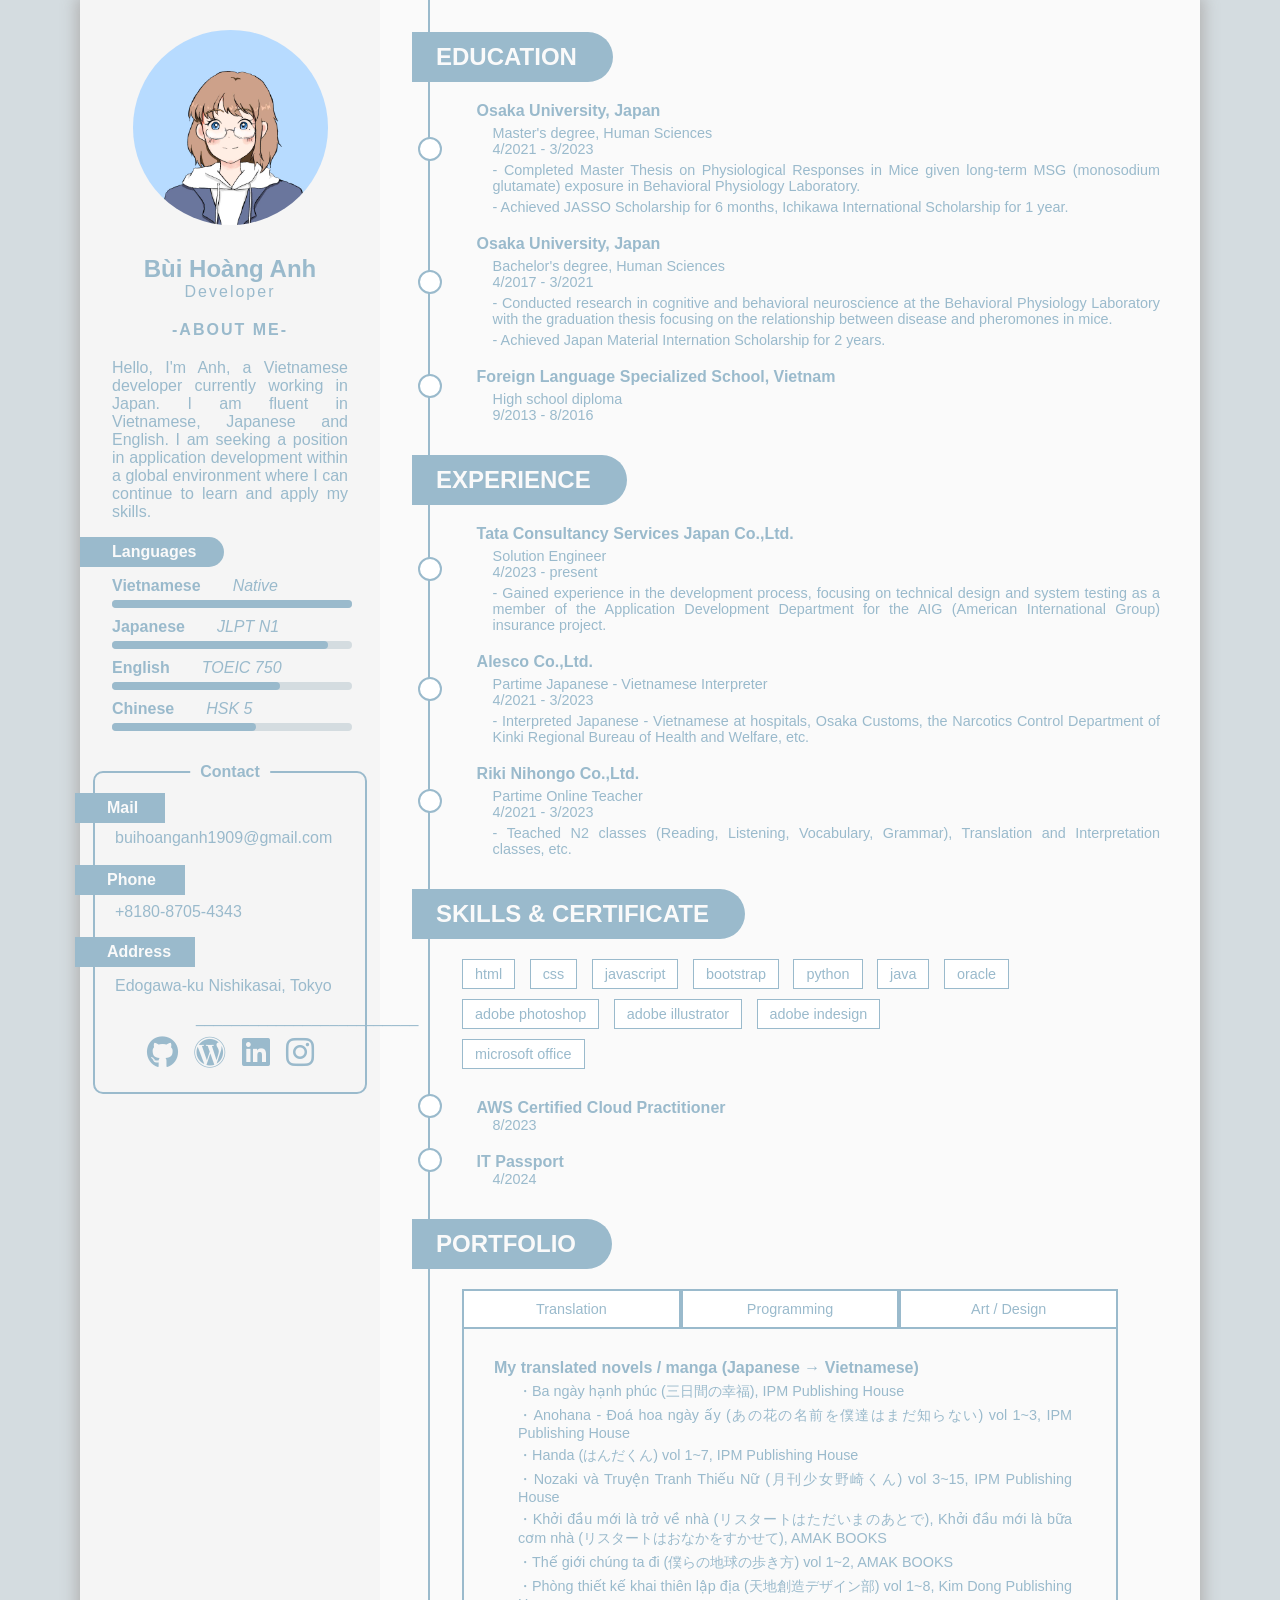
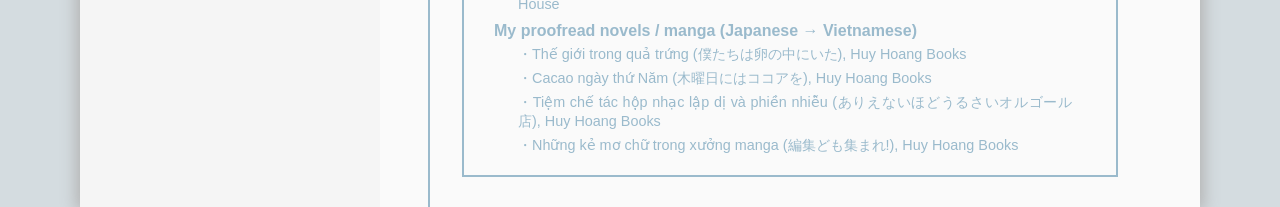
<file: index.html>
<!DOCTYPE html>
<html lang="en">
    <head>
        <meta charset="UTF-8">
        <meta name="viewport" content="width=device-width, initial-scale=1.0">
        <title>CV - Bùi Hoàng Anh</title>

        <link rel="stylesheet" href="https://cdnjs.cloudflare.com/ajax/libs/font-awesome/6.0.0-beta3/css/all.min.css">
        <link rel="stylesheet" href="./cv-new.css">

    </head>

    <body>
        <div class="wrapper">

            <div class="intro">
                <div class="photo">
                    <img src="./avatar.jpg">
                </div>

                <div class="bio">
                    <h1 class="name">Bùi Hoàng Anh</h1>
                    <p class="profession">Developer</p>
                </div>

                <h1 class="intro-aboutme">-ABOUT ME-</h1>
                <p class="intro-text">Hello, I'm Anh, a Vietnamese developer currently working in Japan. I am fluent in Vietnamese, Japanese and English. I am seeking a position in application development within a global environment where I can continue to learn and apply my skills.</p>

                <div class="language-container" id="container4">
                    <h1 class="language-text">Languages</h1>
                </div>

                <div class="languages">
                    <div class="item">
                        <div class="content"><b>Vietnamese</b></div>
                        <div class="content"><i>Native</i></div>
                    </div>
                    <div class="language-bar">
                        <div class="language-capacity" style="width: 100%;"></div>
                    </div>

                    <div class="item">
                        <div class="content"><b>Japanese</b></div>
                        <div class="content"><i>JLPT N1</i></div>
                    </div>
                    <div class="language-bar">
                        <div class="language-capacity" style="width: 90%;"></div>
                    </div>

                    <div class="item">
                        <div class="content"><b>English</b></div>
                        <div class="content"><i>TOEIC 750</i></div>
                    </div>
                    <div class="language-bar">
                        <div class="language-capacity" style="width: 70%;"></div>
                    </div>

                    <div class="item">
                        <div class="content"><b>Chinese</b></div>
                        <div class="content"><i>HSK 5</i></div>
                    </div>
                    <div class="language-bar">
                        <div class="language-capacity" style="width: 60%;"></div>
                    </div>
                </div>

                <div class="contact-box">
                    <div class="contact-container">
                        <div class="contact-header" style="color: var(--text-color)">Contact</div>
                        
                        <div class="contact-content">

                            <div class="rectangle-container" id="container1">
                                <h1 class="rectangle-text">Mail</h1>
                            </div>
                            <p class="intro-contact">buihoanganh1909@gmail.com</p>

                            <div class="rectangle-container" id="container2">
                                <h1 class="rectangle-text">Phone</h1>
                            </div>
                            <p class="intro-contact">+8180-8705-4343</p>
            
                            <div class="rectangle-container" id="container3">
                                <h1 class="rectangle-text">Address</h1>
                            </div>
                            <p class="intro-contact">Edogawa-ku Nishikasai, Tokyo</p>

                            <div class="social-above">_________________________</div>
                            <div class="social-icons">
                                <a href="https://github.com/hoanganh-1909" target="_blank">
                                    <i class="fab fa-github"></i>
                                </a>
                                <a href="https://sou1909.wordpress.com" target="_blank">
                                    <i class="fab fa-wordpress"></i>
                                </a>
                                <a href="https://www.linkedin.com/in/hoàng-anh-bùi-459900243/" target="_blank">
                                    <i class="fab fa-linkedin"></i>
                                </a>
                                <a href="https://www.instagram.com/sou_sou1909/" target="_blank">
                                    <i class="fab fa-instagram"></i>
                                </a>
                            </div> 
                        </div>
                    </div>
                </div>

            </div>

            <div class="right-side">
                <div class="vertical-line"></div>

                <div class="detail">
                    <div class="rectangle-container2" id="container2-1">
                        <h1 class="rectangle-text2">EDUCATION</h1>
                    </div>

                    <div class="education-container">
                        <div class="dot"></div>
                        <div class="education">
                            <h1 class="school">Osaka University, Japan</h1>
                            <p class="content">Master's degree, Human Sciences</p>
                            <p class="time">4/2021 - 3/2023</p>
                            <p class="content">- Completed Master Thesis on Physiological Responses in Mice given long-term MSG (monosodium glutamate) exposure in Behavioral Physiology Laboratory.</p>
                            <p class="content">- Achieved JASSO Scholarship for 6 months, Ichikawa International Scholarship for 1 year.</p>
                        </div> 
                    </div>

                    <div class="education-container">
                        <div class="dot"></div>
                        <div class="education">
                            <h1 class="school">Osaka University, Japan</h1>
                            <p class="content">Bachelor's degree, Human Sciences</p>
                            <p class="time">4/2017 - 3/2021</p>
                            <p class="content">- Conducted research in cognitive and behavioral neuroscience at the Behavioral Physiology Laboratory with the graduation thesis focusing on the relationship between disease and pheromones in mice.</p>
                            <p class="content">- Achieved Japan Material Internation Scholarship for 2 years.</p>
                        </div>
                    </div>

                    <div class="education-container">
                        <div class="dot"></div>
                        <div class="education">
                            <h1 class="school">Foreign Language Specialized School, Vietnam</h1>
                            <p class="content">High school diploma</p>
                            <p class="time">9/2013 - 8/2016</p>
                        </div>   
                    </div>
                </div>

                <div class="detail">
                    <div class="rectangle-container2">
                        <h1 class="rectangle-text2">EXPERIENCE</h1>
                    </div>

                    <div class="education-container">
                        <div class="dot"></div>
                        <div class="education">
                            <h1 class="school">Tata Consultancy Services Japan Co.,Ltd.</h1>
                            <p class="content">Solution Engineer</p>
                            <p class="time">4/2023 - present</p>
                            <p class="content">- Gained experience in the development process, focusing on technical design and system testing as a member of the Application Development Department for the AIG (American International Group) insurance project.</p>
                        </div>   
                    </div>

                    <div class="education-container">
                        <div class="dot"></div>
                        <div class="education">
                            <h1 class="school">Alesco Co.,Ltd.</h1>
                            <p class="content">Partime Japanese - Vietnamese Interpreter</p>
                            <p class="time">4/2021 - 3/2023</p>
                            <p class="content">- Interpreted Japanese - Vietnamese at hospitals, Osaka Customs, the Narcotics Control Department of Kinki Regional Bureau of Health and Welfare, etc.</p>
                        </div>   
                    </div>

                    <div class="education-container">
                        <div class="dot"></div>
                        <div class="education">
                            <h1 class="school">Riki Nihongo Co.,Ltd.</h1>
                            <p class="content">Partime Online Teacher</p>
                            <p class="time">4/2021 - 3/2023</p>
                            <p class="content">- Teached N2 classes (Reading, Listening, Vocabulary, Grammar), Translation and Interpretation classes, etc.</p>
                        </div>   
                    </div>

                </div>

                <div class="detail">
                    <div class="rectangle-container2" id="container2-3">
                        <h1 class="rectangle-text2">SKILLS & CERTIFICATE</h1>
                    </div>
                    <div class="button">
                        <button class="custom-button">html</button>
                        <button class="custom-button">css</button>
                        <button class="custom-button">javascript</button>
                        <button class="custom-button">bootstrap</button>
                        <button class="custom-button">python</button>
                        <button class="custom-button">java</button>
                        <button class="custom-button">oracle</button><br>

                        <button class="custom-button">adobe photoshop</button>
                        <button class="custom-button">adobe illustrator</button>
                        <button class="custom-button">adobe indesign</button><br>

                        <button class="custom-button">microsoft office</button>
                    </div>

                    <div class="education-container">
                        <div class="dot"></div>
                        <div class="education">
                            <h1 class="school">AWS Certified Cloud Practitioner</h1>
                            <p class="time">8/2023</p>
                        </div>   
                    </div>

                    <div class="education-container">
                        <div class="dot"></div>
                        <div class="education">
                            <h1 class="school">IT Passport</h1>
                            <p class="time">4/2024</p>
                        </div>   
                    </div>
                </div>

                <div class="detail">
                    <div class="rectangle-container2" id="container2-4">
                        <h1 class="rectangle-text2">PORTFOLIO</h1>
                    </div>
                </div>

                <div class="tab-container">
                    <div class="tab-buttons">
                        <button class="tab-button" onclick="openTab('Translation')">Translation</button>
                        <button class="tab-button" onclick="openTab('Programming')">Programming</button>
                        <button class="tab-button" onclick="openTab('Design')">Art / Design</button>
                    </div>


                    <div id="Translation" class="tab-content">
                        <div class="tab-inside">
                            <h1 class="title">My translated novels / manga (Japanese → Vietnamese)</h1>
                            <p class="content">・Ba ngày hạnh phúc (三日間の幸福), IPM Publishing House</p>
                            <p class="content">・Anohana - Đoá hoa ngày ấy (あの花の名前を僕達はまだ知らない) vol 1~3, IPM Publishing House</p>
                            <p class="content">・Handa (はんだくん) vol 1~7, IPM Publishing House</p>
                            <p class="content">・Nozaki và Truyện Tranh Thiếu Nữ (月刊少女野崎くん) vol 3~15, IPM Publishing House</p>
                            <p class="content">・Khởi đầu mới là trở về nhà (リスタートはただいまのあとで), Khởi đầu mới là bữa cơm nhà (リスタートはおなかをすかせて), AMAK BOOKS</p>
                            <p class="content">・Thế giới chúng ta đi (僕らの地球の歩き方) vol 1~2, AMAK BOOKS</p>
                            <p class="content">・Phòng thiết kế khai thiên lập địa (天地創造デザイン部) vol 1~8, Kim Dong Publishing House</p>
                        </div> 

                        <div class="tab-inside">
                            <h1 class="title">My proofread novels / manga (Japanese → Vietnamese)</h1>
                            <p class="content">・Thế giới trong quả trứng (僕たちは卵の中にいた), Huy Hoang Books</p>
                            <p class="content">・Cacao ngày thứ Năm (木曜日にはココアを), Huy Hoang Books</p>
                            <p class="content">・Tiệm chế tác hộp nhạc lập dị và phiền nhiễu (ありえないほどうるさいオルゴール店), Huy Hoang Books</p>
                            <p class="content">・Những kẻ mơ chữ trong xưởng manga (編集ども集まれ!), Huy Hoang Books</p>

                        </div> 
                    </div>

                    <div id="Programming" class="tab-content" style="display:none;">
                        <div class="tab-inside">
                            <p class="content">Updating...</p>
                        </div>
                    </div>

                    <div id="Design" class="tab-content" style="display:none;">
                        <div class="tab-inside">
                            <p class="content">Updating...</p>
                        </div>
                    </div>
                </div>

                
                
            </div>
    

        </div>
    </body>

    <script src="./cv-new.js"></script>

</html>
</file>
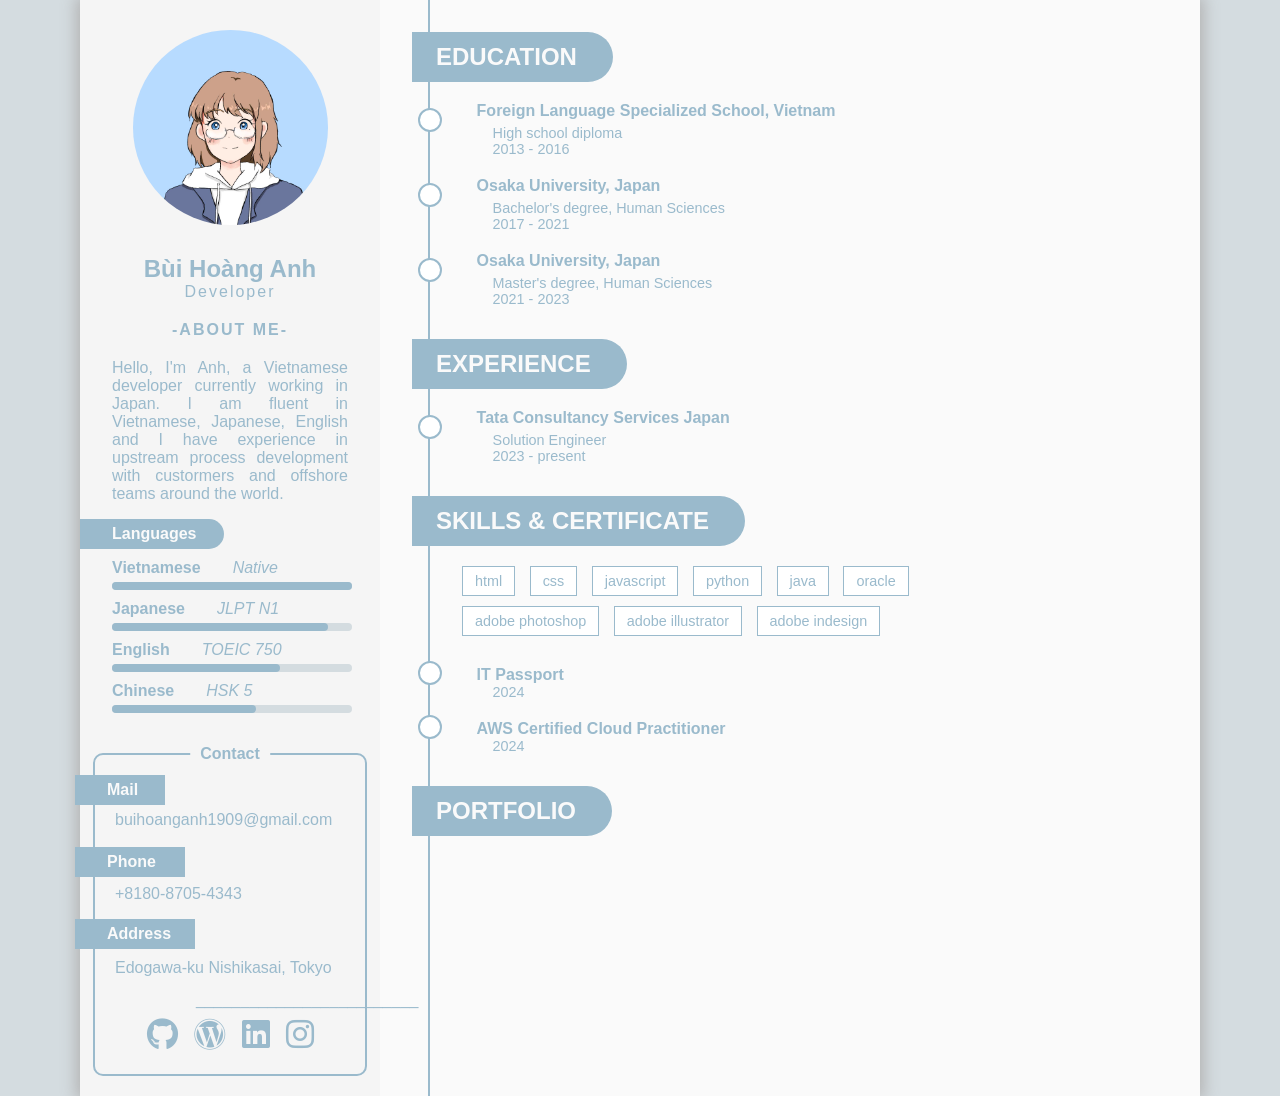
<file: cv-new.html>
<!DOCTYPE html>
<html lang="en">
    <head>
        <meta charset="UTF-8">
        <meta name="viewport" content="width=device-width, initial-scale=1.0">
        <title>CV - Bùi Hoàng Anh</title>

        <link rel="stylesheet" href="https://cdnjs.cloudflare.com/ajax/libs/font-awesome/6.0.0-beta3/css/all.min.css">

        <link rel="stylesheet" href="./cv-new.css">
    </head>

    <body>
        <div class="wrapper">

            <div class="intro">
                <div class="photo">
                    <img src="./avatar.jpg">
                </div>

                <div class="bio">
                    <h1 class="name">Bùi Hoàng Anh</h1>
                    <p class="profession">Developer</p>
                </div>

                <h1 class="intro-aboutme">-ABOUT ME-</h1>
                <p class="intro-text">Hello, I'm Anh, a Vietnamese developer currently working in Japan. I am fluent in Vietnamese, Japanese, English and I have experience in upstream process development with custormers and offshore teams around the world. </p>

                <div class="language-container" id="container4">
                    <h1 class="language-text">Languages</h1>
                </div>

                <div class="languages">
                    <div class="item">
                        <div class="content"><b>Vietnamese</b></div>
                        <div class="content"><i>Native</i></div>
                    </div>
                    <div class="language-bar">
                        <div class="language-capacity" style="width: 100%;"></div>
                    </div>

                    <div class="item">
                        <div class="content"><b>Japanese</b></div>
                        <div class="content"><i>JLPT N1</i></div>
                    </div>
                    <div class="language-bar">
                        <div class="language-capacity" style="width: 90%;"></div>
                    </div>

                    <div class="item">
                        <div class="content"><b>English</b></div>
                        <div class="content"><i>TOEIC 750</i></div>
                    </div>
                    <div class="language-bar">
                        <div class="language-capacity" style="width: 70%;"></div>
                    </div>

                    <div class="item">
                        <div class="content"><b>Chinese</b></div>
                        <div class="content"><i>HSK 5</i></div>
                    </div>
                    <div class="language-bar">
                        <div class="language-capacity" style="width: 60%;"></div>
                    </div>
                </div>

                <div class="contact-box">
                    <div class="contact-container">
                        <div class="contact-header" style="color: var(--text-color)">Contact</div>
                        
                        <div class="contact-content">

                            <div class="rectangle-container" id="container1">
                                <h1 class="rectangle-text">Mail</h1>
                            </div>
                            <p class="intro-contact">buihoanganh1909@gmail.com</p>

                            <div class="rectangle-container" id="container2">
                                <h1 class="rectangle-text">Phone</h1>
                            </div>
                            <p class="intro-contact">+8180-8705-4343</p>
            
                            <div class="rectangle-container" id="container3">
                                <h1 class="rectangle-text">Address</h1>
                            </div>
                            <p class="intro-contact">Edogawa-ku Nishikasai, Tokyo</p>

                            <div class="social-above">_________________________</div>
                            <div class="social-icons">
                                <a href="https://github.com/hoanganh-1909" target="_blank">
                                    <i class="fab fa-github"></i>
                                </a>
                                <a href="https://sou1909.wordpress.com" target="_blank">
                                    <i class="fab fa-wordpress"></i>
                                </a>
                                <a href="https://www.linkedin.com/in/hoàng-anh-bùi-459900243/" target="_blank">
                                    <i class="fab fa-linkedin"></i>
                                </a>
                                <a href="https://www.instagram.com/sou_sou1909/" target="_blank">
                                    <i class="fab fa-instagram"></i>
                                </a>
                            </div> 
                        </div>
                    </div>
                </div>

            </div>

            <div class="right-side">
                <div class="vertical-line"></div>

                <div class="detail">
                    <div class="rectangle-container2" id="container2-1">
                        <h1 class="rectangle-text2">EDUCATION</h1>
                    </div>

                    <div class="education-container">
                        <div class="dot"></div>
                        <div class="education">
                            <h1 class="school">Foreign Language Specialized School, Vietnam</h1>
                            <p class="content">High school diploma</p>
                            <p class="time">2013 - 2016</p>
                        </div>   
                    </div>

                    <div class="education-container">
                        <div class="dot"></div>
                        <div class="education">
                            <h1 class="school">Osaka University, Japan</h1>
                            <p class="content">Bachelor's degree, Human Sciences</p>
                            <p class="time">2017 - 2021</p>
                        </div>
                    </div>

                    <div class="education-container">
                        <div class="dot"></div>
                        <div class="education">
                            <h1 class="school">Osaka University, Japan</h1>
                            <p class="content">Master's degree, Human Sciences</p>
                            <p class="time">2021 - 2023</p>
                        </div> 
                    </div>
                </div>

                <div class="detail">
                    <div class="rectangle-container2">
                        <h1 class="rectangle-text2">EXPERIENCE</h1>
                    </div>

                    <div class="education-container">
                        <div class="dot"></div>
                        <div class="education" id="container2-2">
                            <h1 class="school">Tata Consultancy Services Japan</h1>
                            <p class="content">Solution Engineer</p>
                            <p class="time">2023 - present</p>
                        </div>   
                    </div>

                </div>

                <div class="detail">
                    <div class="rectangle-container2" id="container2-3">
                        <h1 class="rectangle-text2">SKILLS & CERTIFICATE</h1>
                    </div>
                    <div class="button">
                        <button class="custom-button">html</button>
                        <button class="custom-button">css</button>
                        <button class="custom-button">javascript</button>
                        <button class="custom-button">python</button>
                        <button class="custom-button">java</button>
                        <button class="custom-button">oracle</button><br>

                        <button class="custom-button">adobe photoshop</button>
                        <button class="custom-button">adobe illustrator</button>
                        <button class="custom-button">adobe indesign</button>
                    </div>

                    <div class="education-container">
                        <div class="dot"></div>
                        <div class="education">
                            <h1 class="school">IT Passport</h1>
                            <p class="time">2024</p>
                        </div>   
                    </div>

                    <div class="education-container">
                        <div class="dot"></div>
                        <div class="education">
                            <h1 class="school">AWS Certified Cloud Practitioner</h1>
                            <p class="time">2024</p>
                        </div>   
                    </div>
                </div>

                <div class="detail">
                    <div class="rectangle-container2" id="container2-4">
                        <h1 class="rectangle-text2">PORTFOLIO</h1>
                    </div>
                </div>

                
                
            </div>
    

        </div>
    </body>

    <script src="./cv-new.js"></script>

</html>
</file>
<file: cv-new.css>
/* Extra small devices (phones, 600px and down) */
  @media only screen and (max-width: 600px) {
    .myDiv {
        width: 100%;
        margin: auto; 
    }
}

/* Small devices (portrait tablets and large phones, 600px and up) */
@media only screen and (min-width: 600px) {
    .myDiv {
        width: 100%;
        margin: auto; 
    }
}

/* Medium devices (landscape tablets, 768px and up) */
@media only screen and (min-width: 768px) {
    .myDiv {
            width: 75%;
            margin: auto; 
    }
} 

/* Large devices (laptops/desktops, 992px and up) */
@media only screen and (min-width: 992px) {
    .myDiv {
            width: 50%;
            margin: auto; 
    }
}

/* Extra large devices (large laptops and desktops, 1200px and up) */
@media only screen and (min-width: 1200px) {
    .myDiv {
            width: 50%;
            margin: auto; 
    }
}




:root {
    --intro-background-color: #F5F5F5;
    --background-color: #FAFAFA;
    --text-color: #9ABACC;
    --click-color: #2c769d;
}

body {
    font-family: 'Trebuchet MS', sans-serif;
    margin: 0;
    padding: 0;
    background-color: #d4dce0;
}

.wrapper {
    margin: 0 auto;
    max-width: 70rem;
    background-color: var(--background-color);
    display: flex;
    box-shadow: 0px 0px 15px 4px #b3b3b3;
}

/* Cột bên trái */

.intro {
    flex: 0 0 300px;
    background-color: var(--intro-background-color);
    z-index: 5;
}

.photo img {
    width: 65%;
    border-radius: 50%;
    display: block; 
    margin-top: 30px;
    margin-bottom: 30px;
    margin-left: auto; /* Căn giữa theo chiều ngang */
    margin-right: auto; /* Căn giữa theo chiều ngang */
}

.bio .name {
    font-size: 1.5rem;
    text-align: center;
    color: var(--text-color);
    margin: 0;
    margin-top: 1rem;
 }

.bio .profession {
    font-size: 1rem;
    text-align: center;
    color: var(--text-color);
    margin: 0;
    letter-spacing: 2px;
}

.intro-aboutme {
    margin-top: 20px;
    font-size: 1rem;
    font-weight: bold;
    color: var(--text-color);
    text-align: center;
    letter-spacing: 2px;
}
.intro-text {
    margin-top: 20px;
    padding: 0 2rem;
    font-size: 1rem;
    color: var(--text-color);
    text-align: justify;
}



.language-container {
    display: flex;
    position: relative;
    width: auto; 
    height: 30px; 
    background-color: var(--text-color);
    position: relative;
    align-items: center; /* Căn giữa theo chiều dọc */
    border-radius: 0 20px 20px 0; /* Bo góc bên phải */
}

.language-text {
    margin-left: 2rem;
    text-align: center;
    color: var(--background-color);
    font-size: 1rem; 
}

.languages {
    margin-top: 10px; 
    margin-bottom: 10px;
}

.languages .item {
    display: flex; 
    margin-top: 10px;
    padding: 0 1rem;
    position: relative;
}

.languages .content {
    padding: 0 1rem;
    font-size: 1rem;
    color: var(--text-color);
    transition: color 0.3s, transform 0.3s;
}

.language-bar {
    width: 80%;
    background-color: #d4dce0;
    transition: background-color 0.3s, transform 0.3s;
    border-radius: 25px;
    margin-left: 2rem;
    margin-top: 5px;
}

.language-capacity {
    height: 8px;
    background-color: var(--text-color);
    transition: background-color 0.3s;
    text-align: center;
    color: white;
    border-radius: 25px 25px 25px 25px;
}

.languages .item.hovered + .language-bar .language-capacity {
    background-color: var(--click-color);
}

.languages .item.hovered + .language-bar {
    transform: scale(1.1);
}

.languages .item.hovered .content {
    color: var(--click-color);
    transform: scale(1.1);
}

.language-bar:hover {
    transform: scale(1.1);
}

.language-bar:hover ~ .item .content {
    color: var(--text-color);
    transform: scale(1);
}




.contact-box {
    margin-top: 40px; 
    margin-bottom: 20px;
}

.contact-container {
    margin-left: auto; /* Căn giữa theo chiều ngang */
    margin-right: auto; /* Căn giữa theo chiều ngang */
    border: 2px solid var(--text-color);
    border-radius: 10px;
    width: 90%;
    position: relative;
    padding-top: 20px;
    background-color: var(--intro-background-color);
    z-index: 1;
}

.contact-header {
    position: absolute;
    top: -10px;
    left: 50%;
    transform: translateX(-50%);
    background-color: var(--intro-background-color);
    padding: 0 10px;
    font-weight: bold;
}

.contact-content {
    padding: 20px;
    display: flex;
    gap: 1.5rem;
    flex-direction: column;
    position: relative;
    overflow: visible;
}



.rectangle-container {
    display: flex;
    position: absolute;
    left: -20px;
    height: 30px;
    background-color: var(--text-color);
    align-items: center; /* Căn giữa theo chiều dọc */
    z-index: 2;
    cursor: pointer;
    transition: all 0.3s ease;
}

.rectangle-container:hover {
    background-color: var(--click-color);
}

#container1 {
    top: 0rem; 
    width: 90px;
}

#container2 {
    top: 4.5rem; 
    width: 110px;
}

#container3 {
    top: 9rem; 
    width: 120px;
}

.rectangle-text {
    margin-left: 2rem;
    text-align: center;
    color: var(--background-color);
    font-size: 1rem; 
}

.intro-contact {
    font-size: 1rem;
    color: var(--text-color);
    position: relative;
    gap: 2rem;
}

.social-above {
    display: flex;
    font-size: 1rem;
    color: var(--text-color);
    position: absolute;
    top: 13.5rem;
    margin-left: 30%;
    z-index: 5;
}

.social-icons {
    display: flex;
    gap: 1rem;
    justify-content: center; 
}
.social-icons a {
    color: var(--text-color);
    font-size: 2rem; 
    transition: color 0.3s;
}
.social-icons a:hover {
    color: var(--click-color); 
}







/* Nội dung bên phải */

.right-side {
    position: relative;
    flex: 1;
    display: flex;
    flex-direction: column;
}

.detail {
    flex: 0 0 0;
    margin-left: 2rem;
    margin-top: 2rem;
}


.rectangle-container2 {
    display: flex;
    position: relative;
    width: auto; 
    height: 50px; 
    background-color: var(--text-color);
    align-items: center; 
    z-index: 2;
    border-radius: 0 30px 30px 0; /* Bo góc bên phải của container */
    transition: background-color 0.3s ease, transform 0.3s ease, width 0.3s ease, height 0.3s ease;
    overflow: hidden; /* Ẩn nội dung vượt quá kích thước container */
}

.rectangle-text2 {
    margin-left: 1.5rem;
    text-align: center;
    color: var(--background-color);
    font-size: 1.5rem;
    transition: font-size 0.3s ease; 
    white-space: nowrap; /* Ngăn không cho văn bản xuống dòng */
}

.rectangle-container2:hover {
    transform: scale(1.1); 
    background-color: var(--click-color);
}

.rectangle-container2:hover .rectangle-text2 {
    font-size: 1.5rem; 
}


.education {
    margin-left: 35px;
    margin-top: 20px; 
    padding: 0; 
}

.education .school {
    margin: 0px;
    padding: 0 1.5rem;
    font-size: 1rem;
    color: var(--text-color);
    transition: transform 0.3s ease, color 0.3s ease;
}

.education .content {
    margin-top: 5px;
    margin-bottom: 0px;
    padding: 0 2.5rem;
    font-size: 0.9rem;
    text-align: justify;
    color: var(--text-color);
    transition: transform 0.3s ease, color 0.3s ease;
}

.education .time {
    margin: 0px;
    padding: 0 2.5rem;
    font-size: 0.9rem;
    color: var(--text-color);
    transition: transform 0.3s ease, color 0.3s ease;
}

.education-container {
    display: flex;
    align-items: center;
    position: relative;
    margin-left: 0.35rem;
}

.dot {
    position: absolute;
    width: 20px;
    height: 20px;
    background-color: white;
    border: 2px solid var(--text-color);
    border-radius: 50%;
    transition: transform 0.3s ease, background-color 0.3s ease;
    z-index: 2;
}

.education-container:hover .dot {
    transform: scale(1.3);
    background-color: var(--text-color); 
}

.education-container:hover .education .school,
.education-container:hover .education .content,
.education-container:hover .education .time {
    transform: scale(1.1);
    color: var(--click-color); 
}


.button {
    margin-top: 20px;
    margin-left: 2.5rem; 
    padding: 0; 
}

.custom-button {
    margin-bottom: 10px;
    margin-left: 10px;
    background-color: white;
    border: 1px solid var(--text-color);
    color: var(--text-color);
    padding: 6px 12px;
    font-size: 0.9rem;
    cursor: pointer;
    transition: all 0.3s ease;
}

.custom-button:hover {
    background-color: var(--text-color);
    color: white;
}


/* Design */

.vertical-line {
    position: absolute;
    margin-left: 3rem;  
    width: 2px;         
    height: 100%;     
    background-color: var(--text-color); 
    z-index: 1; 
}



/* Tab */
.tab-container {
    width: 100%;
    max-width: 80%;
    margin: 0 auto;
    margin-top: 20px;
    margin-bottom: 30px;
}

.tab-buttons {
    display: flex;
    border-bottom: 2px solid var(--text-color); /* Thêm viền dưới để phân cách các tab */
}

.tab-button {
    flex: 1; /* Cho các tab chiếm đều không gian có sẵn */
    padding: 10px;
    border: 2px solid var(--text-color);
    border-bottom: none; /* Loại bỏ viền dưới của các tab để nội dung của tab nằm sát nhau */
    background: white;
    color: var(--text-color);
    font-size: 0.9rem;
    cursor: pointer;
    text-align: center;
}

.tab-button:hover {
    background: var(--text-color);
    color: white;

}

.tab-content {
    padding: 20px;
    border: 2px solid var(--text-color);
    border-top: none; /* Loại bỏ viền trên để khớp với các tab */
}


.tab-inside {
    margin-left: 10px;
    margin-top: 10px; 
    padding: 0; 
}

.tab-inside .title {
    margin: 0px;
    font-size: 1rem;
    color: var(--text-color);
}

.tab-inside .content {
    margin-top: 5px;
    margin-bottom: 0px;
    padding: 0 1.5rem;
    font-size: 0.9rem;
    text-align: justify;
    color: var(--text-color);
}
</file>
